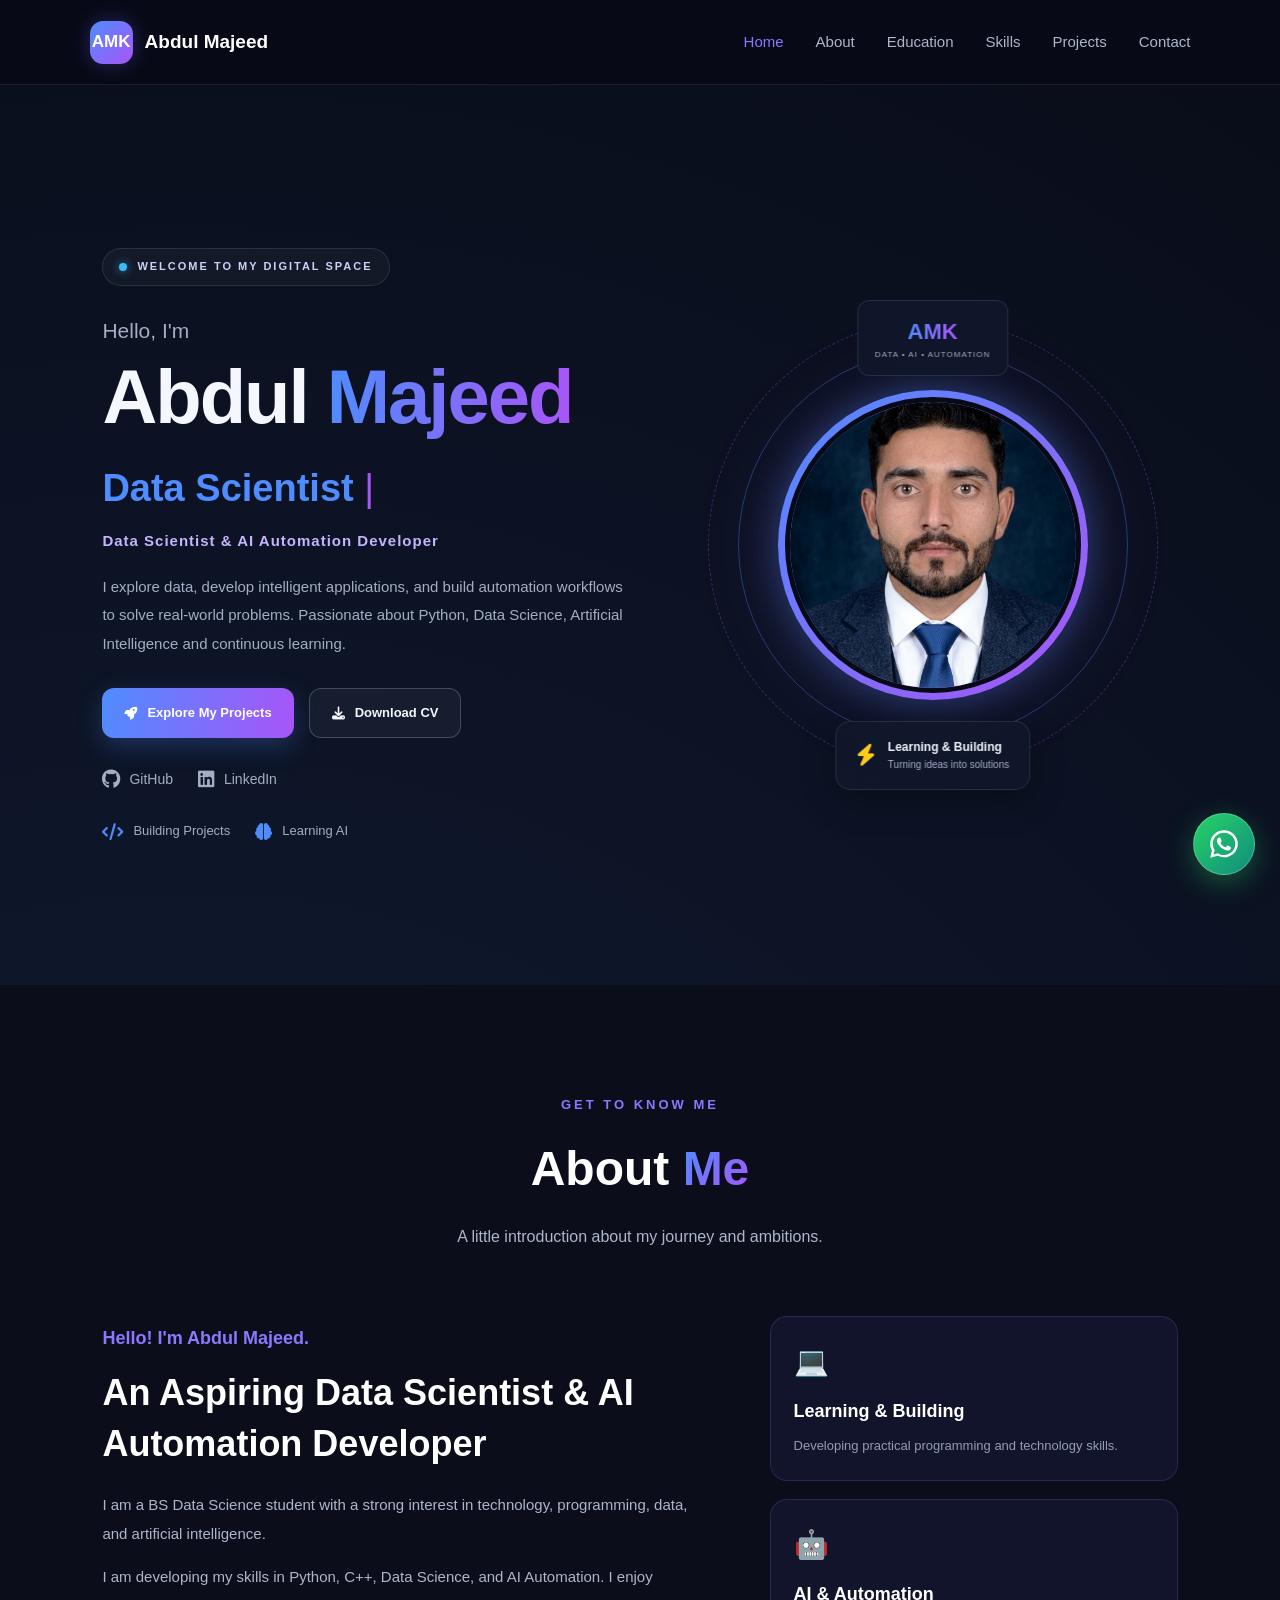
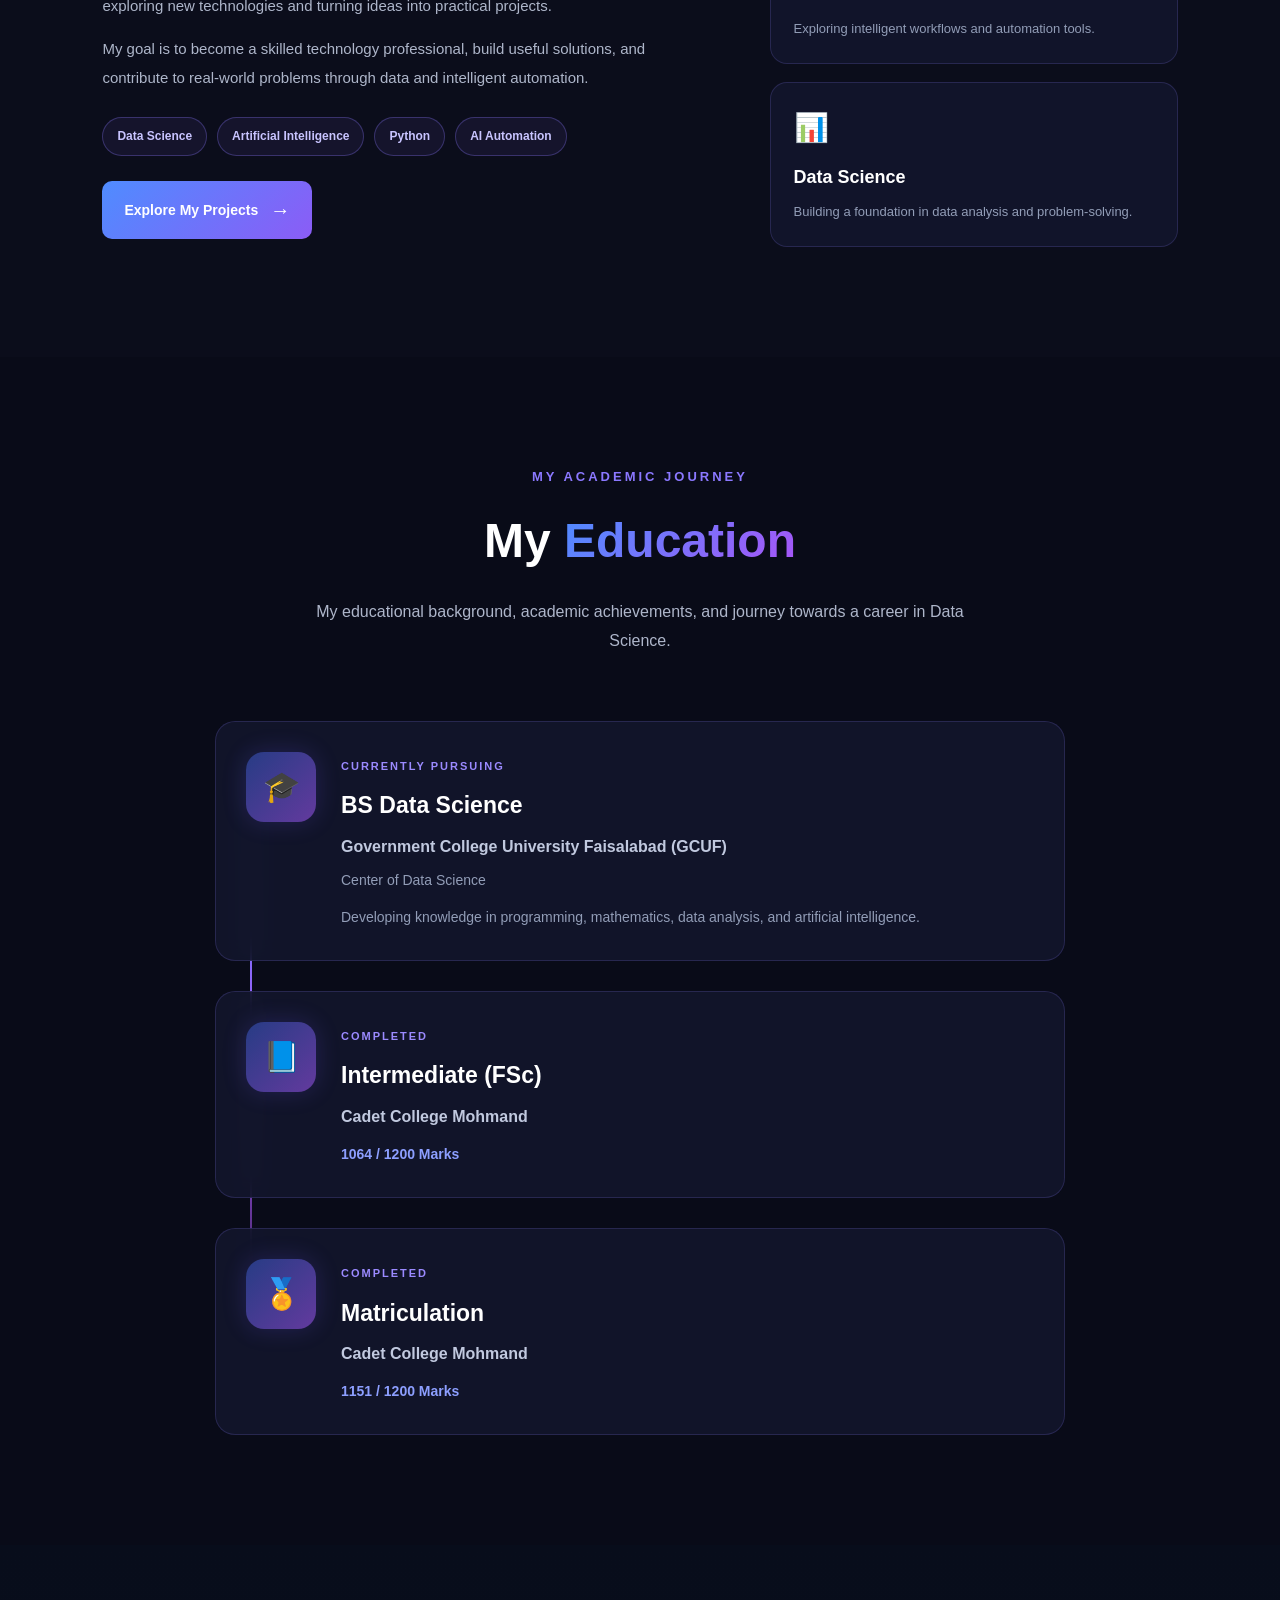
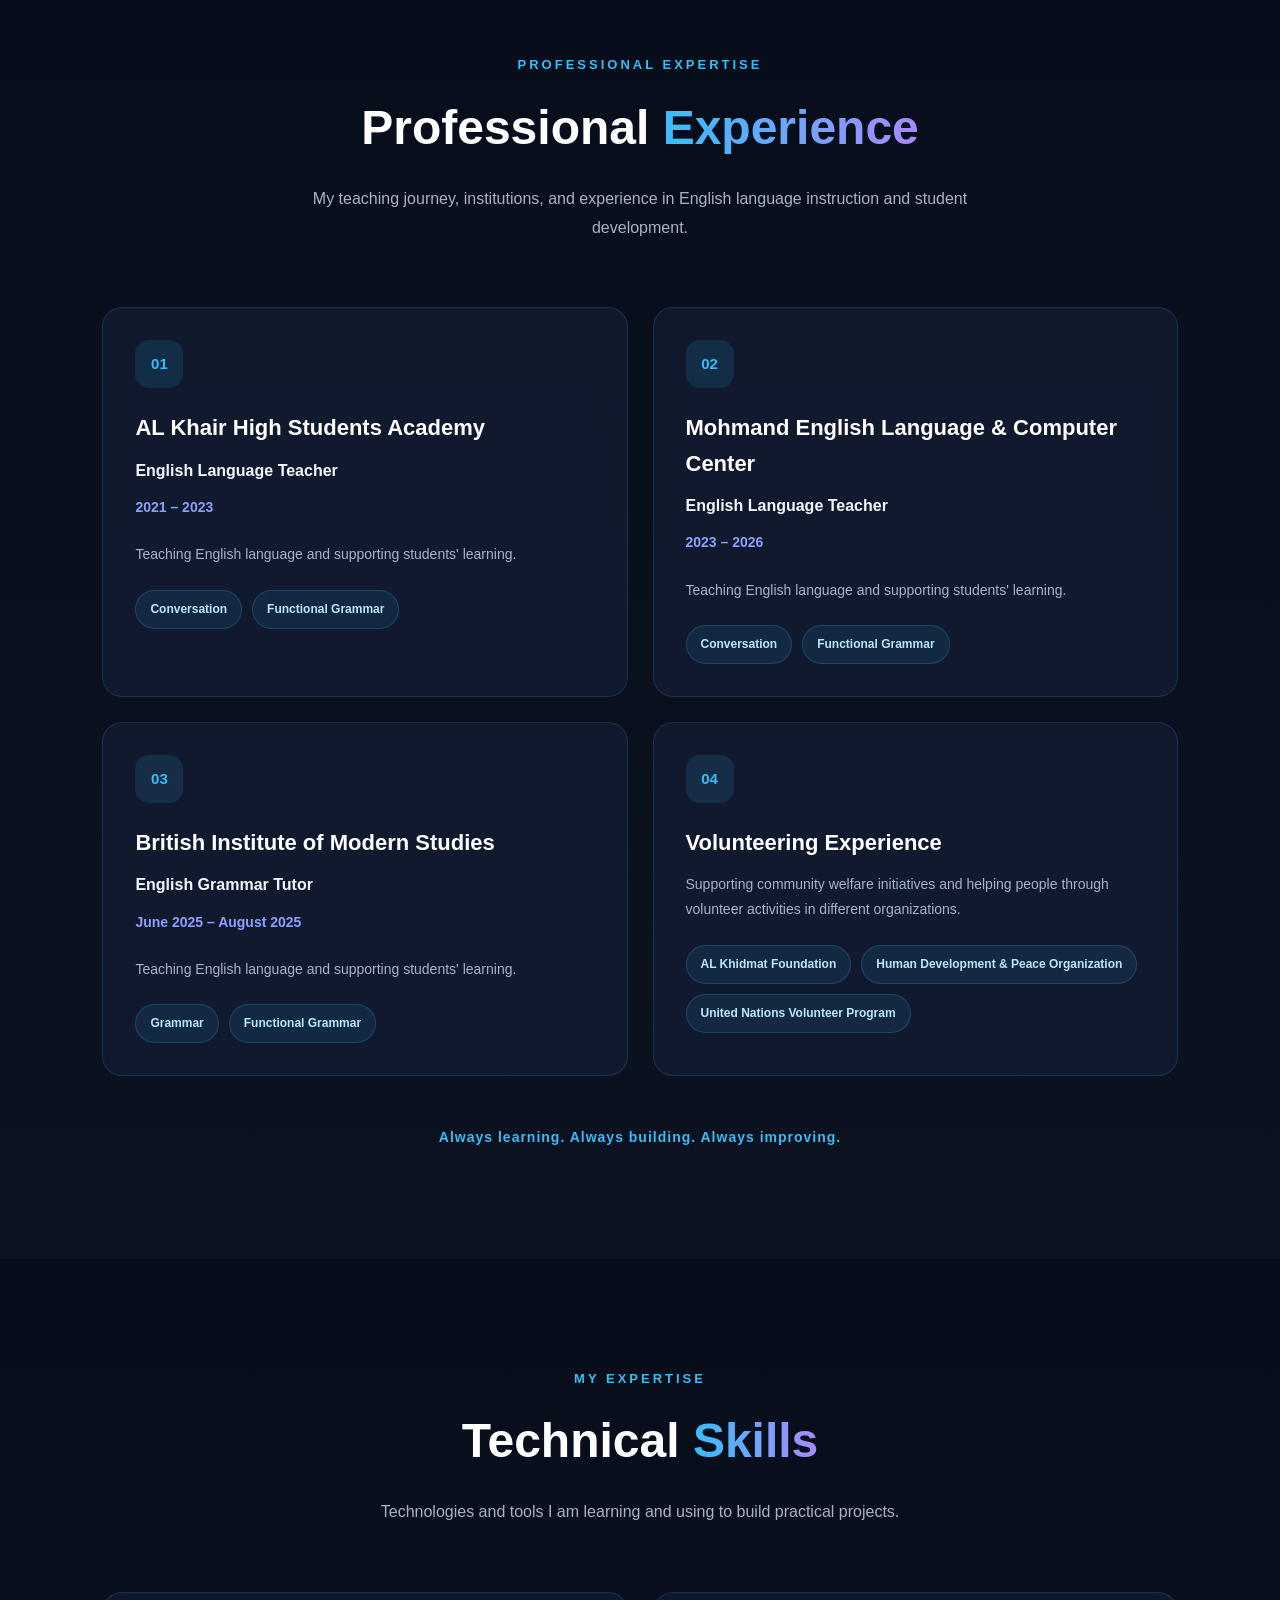
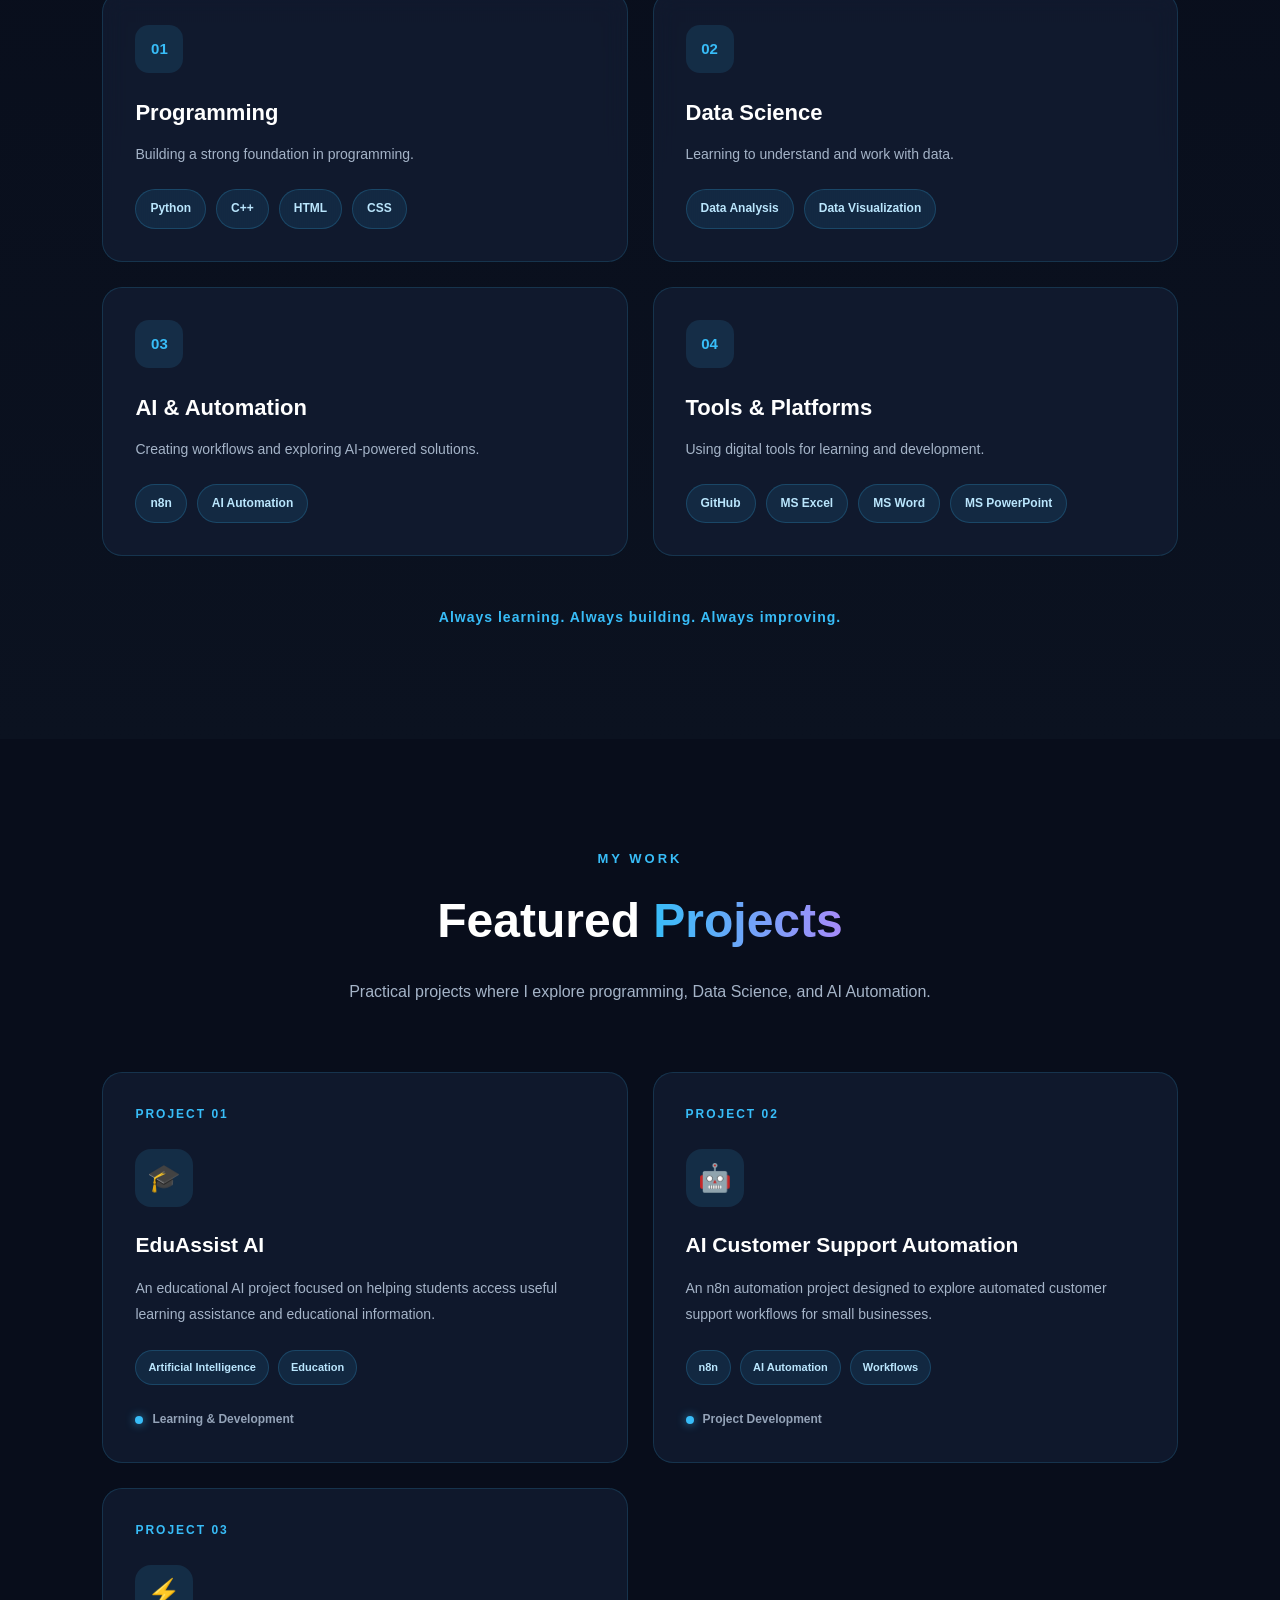
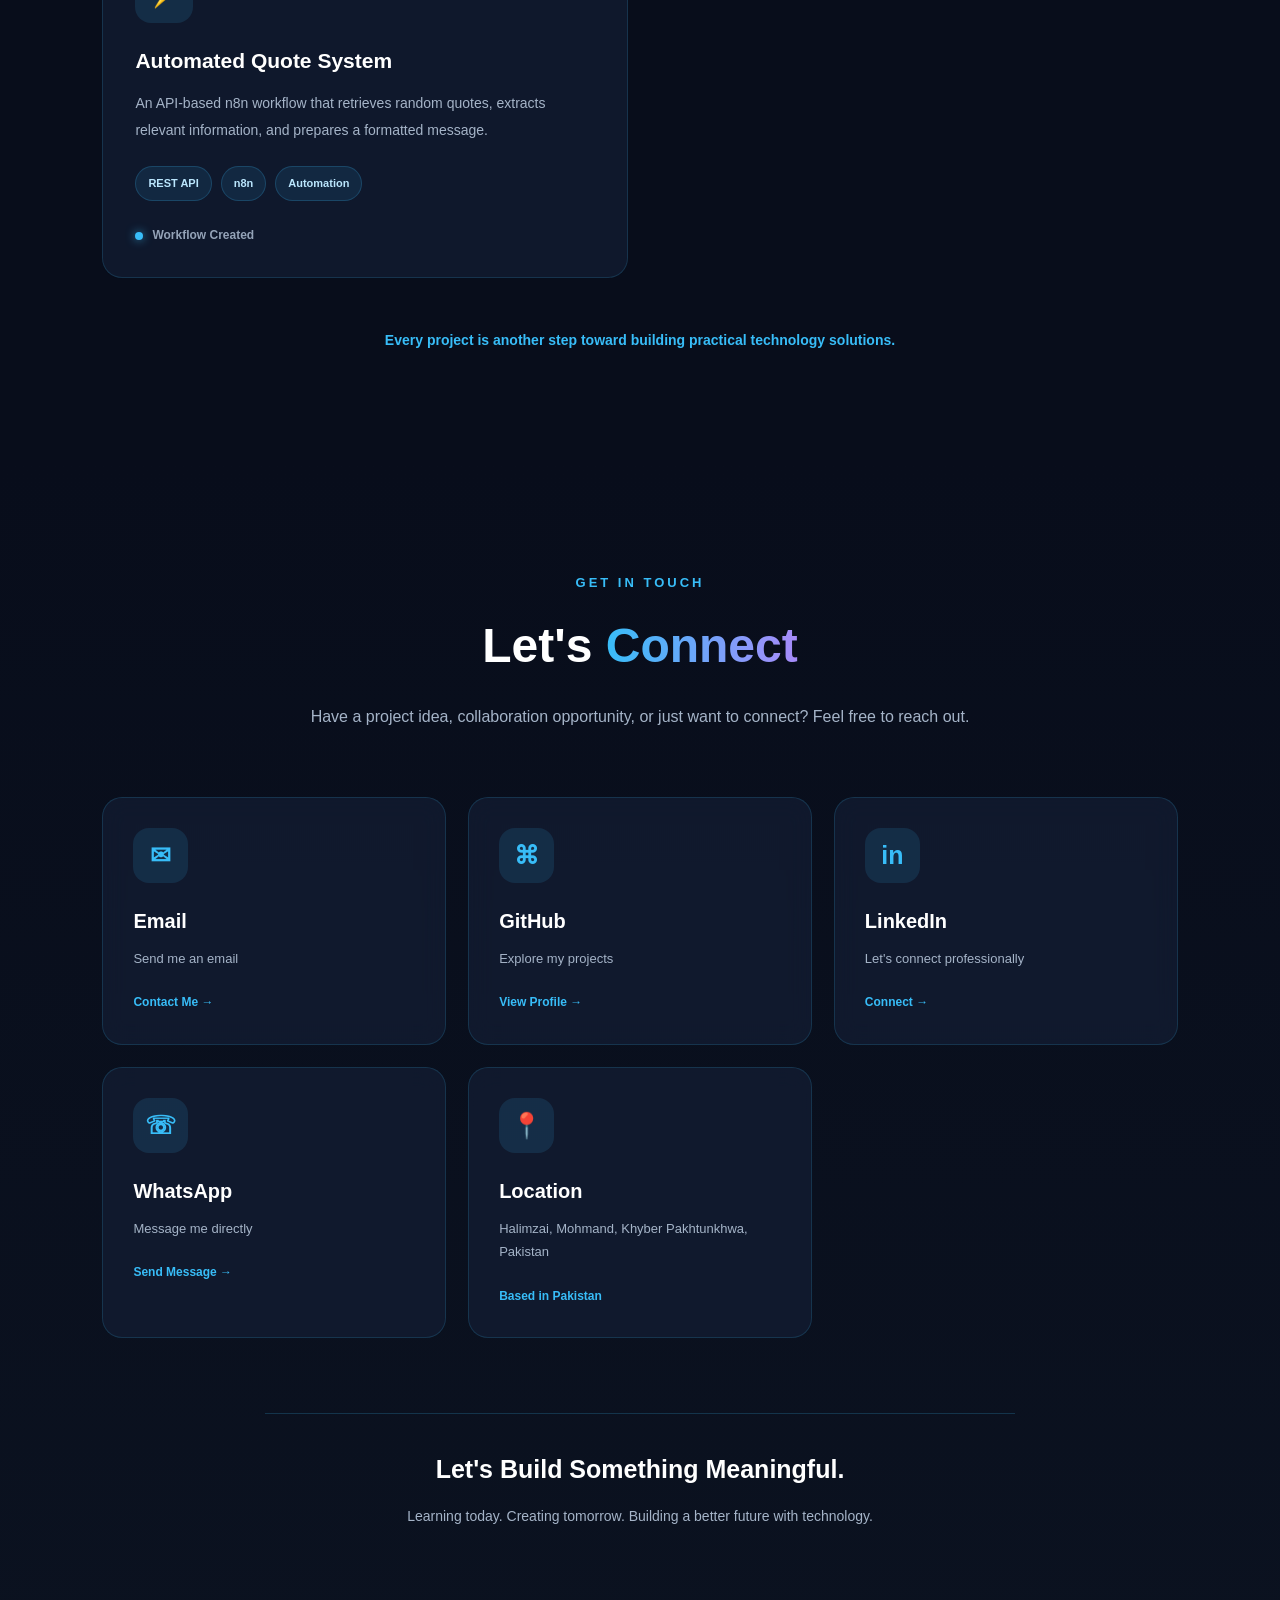
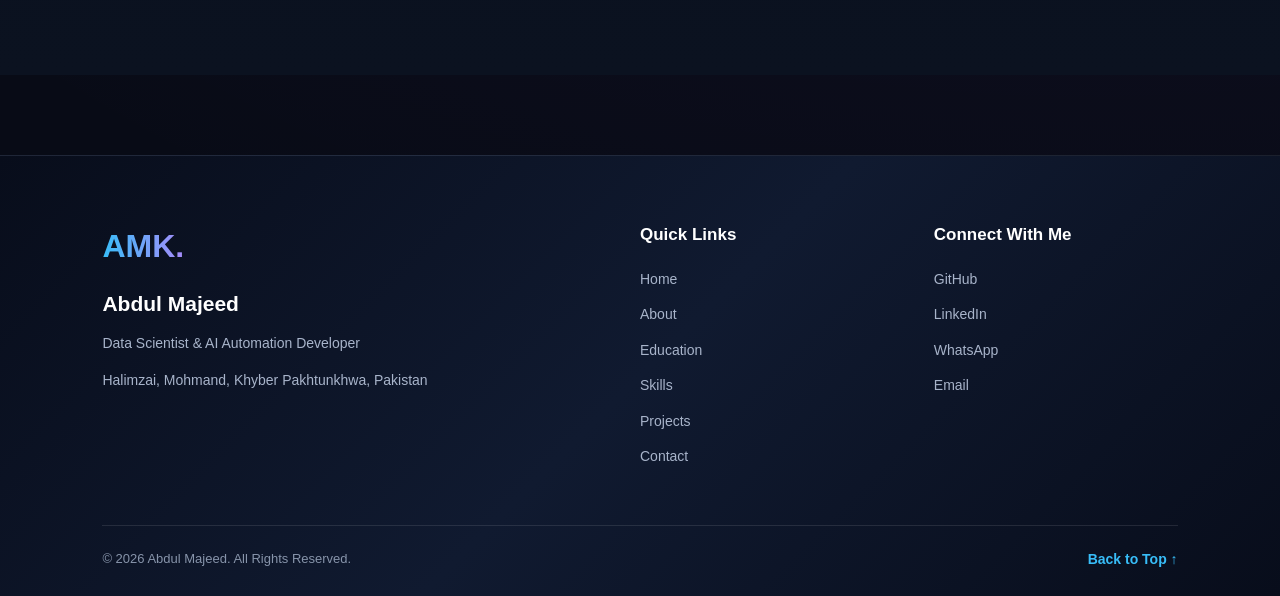
<file: index.html>
<!DOCTYPE html>
<html lang="en">

<head>
    <!-- Set character encoding -->
    <meta charset="UTF-8">

    <!-- Enable responsive design on mobile devices -->
    <meta name="viewport" content="width=device-width, initial-scale=1.0">

    <!-- Website description for search engines -->
    <meta name="description" content="Abdul Majeed - Data Scientist and AI Automation Developer">

    <!-- Browser tab title -->
    <title>Abdul Majeed | Data Scientist & AI Automation Developer</title>

    <!-- Connect the external CSS stylesheet -->
    <link rel="stylesheet" href="style.css">

    <!-- Load Font Awesome icons -->
    <link rel="stylesheet"
    href="https://cdnjs.cloudflare.com/ajax/libs/font-awesome/6.5.2/css/all.min.css">
</head>

<body>

    <!-- =========================================
         PREMIUM HERO SECTION
    ========================================== -->

    
<!-- ========================================================
     PREMIUM NAVIGATION BAR
     ======================================================== -->
    
<nav class="navbar" id="navbar">

    <!-- Logo and personal brand -->
    <a href="#home" class="nav-logo">
        <span class="logo-mark">AMK</span>
        <span class="logo-name">Abdul Majeed</span>
    </a>

    <!-- Main navigation links -->
    <div class="nav-links" id="navLinks">

        <a href="#home" class="nav-link active">Home</a>

        <a href="#about" class="nav-link">About</a>

        <a href="#education" class="nav-link">Education</a>

        <a href="#skills" class="nav-link">Skills</a>

        <a href="#projects" class="nav-link">Projects</a>

        <a href="#contact" class="nav-link">Contact</a>

    </div>

    <!-- Mobile menu button -->
    <button
        class="menu-toggle"
        id="menuToggle"
        aria-label="Open navigation menu"
        aria-expanded="false"
    >
        <span></span>
        <span></span>
        <span></span>
    </button>

</nav>

<section class="hero" id="home">

        <!-- LEFT SIDE: INTRODUCTION -->
        <div class="hero-content">

            <!-- Welcome message and status indicator -->
            <p class="eyebrow">
                <span class="status-dot"></span>
                WELCOME TO MY DIGITAL SPACE
            </p>

            <!-- Greeting -->
            <p class="hero-greeting">Hello, I'm</p>

            <!-- Main heading -->
            <h1>Abdul <span>Majeed</span></h1>

            <!-- Animated professional title -->
            <h2 class="hero-title">
                <span id="typing">Data Scientist</span>
                <span class="typing-cursor">|</span>
            </h2>

            <!-- Professional role -->
            <p class="hero-role">
                Data Scientist & AI Automation Developer
            </p>

            <!-- Professional introduction -->
            <p class="intro">
                I explore data, develop intelligent applications,
                and build automation workflows to solve real-world
                problems. Passionate about Python, Data Science,
                Artificial Intelligence and continuous learning.
            </p>

            <!-- Main action buttons -->
            <div class="hero-buttons">

                <!-- Navigate to projects -->
                <a href="#projects" class="btn primary">
                    <i class="fas fa-rocket"></i>
                    Explore My Projects
                </a>

                <!-- Download CV -->
                <a href="assets/Abdul_Majeed_CV.pdf"
                   download class="btn secondary">
                    <i class="fas fa-download"></i>
                    Download CV
                </a>

            </div>

            <!-- Social media links -->
            <div class="social-links">

                <!-- GitHub profile -->
                <a href="https://github.com/abdulmajeed147"
                   target="_blank" rel="noopener noreferrer"
                   aria-label="GitHub">
                    <i class="fab fa-github"></i>
                    GitHub
                </a>

                <!-- LinkedIn profile -->
                <a href="https://www.linkedin.com/in/abdul-majeed-724710310/"
                   target="_blank" rel="noopener noreferrer"
                   aria-label="LinkedIn">
                    <i class="fab fa-linkedin"></i>
                    LinkedIn
                </a>

            </div>

            <!-- Professional highlights -->
            <div class="hero-highlights">

                <!-- Project development highlight -->
                <div>
                    <i class="fas fa-code"></i>
                    <span>Building Projects</span>
                </div>

                <!-- AI learning highlight -->
                <div>
                    <i class="fas fa-brain"></i>
                    <span>Learning AI</span>
                </div>

            </div>

        </div>

        <!-- RIGHT SIDE: PROFILE VISUAL -->
        <div class="hero-visual">

            <!-- Decorative circular orbit effects -->
            <div class="orbit orbit-one"></div>
            <div class="orbit orbit-two"></div>

            <!-- Actual profile picture -->
            <div class="profile-avatar">
                <img
                    src="assets/Abdul_Majeed_Pro_pic.jpg"
                    alt="Abdul Majeed - Data Scientist and AI Automation Developer">
            </div>

            <!-- Floating information card -->
            <div class="floating-card">
                <i class="fas fa-bolt"></i>
                <div>
                    <strong>Learning & Building</strong>
                    <small>Turning ideas into solutions</small>
                </div>
            </div>

            <!-- Decorative identity card -->
            <div class="visual-tag">
                <span>AMK</span>
                <small>DATA • AI • AUTOMATION</small>
            </div>

        </div>

    </section>

    <!-- =========================================
         END OF HERO SECTION
    ========================================== -->

    <!-- Load JavaScript interactions -->
    <script src="script.js"></script>


<!-- ========================================================
     EDUCATION SECTION
     ======================================================== -->

<!-- ========================================================
     ABOUT ME SECTION
     ======================================================== -->
<section class="about-section" id="about">

    <!-- About section heading -->
    <div class="section-heading">

        <p class="section-eyebrow">GET TO KNOW ME</p>

        <h2>About <span>Me</span></h2>

        <p>A little introduction about my journey and ambitions.</p>

    </div>

    <!-- About section content -->
    <div class="about-container">

        <!-- Personal introduction -->
        <div class="about-content">

            <p class="about-greeting">
                Hello! I'm Abdul Majeed.
            </p>

            <h3>
                An Aspiring Data Scientist
                & AI Automation Developer
            </h3>

            <p class="about-description">
                I am a BS Data Science student with a strong
                interest in technology, programming, data,
                and artificial intelligence.
            </p>

            <p class="about-description">
                I am developing my skills in Python, C++,
                Data Science, and AI Automation. I enjoy
                exploring new technologies and turning
                ideas into practical projects.
            </p>

            <p class="about-description">
                My goal is to become a skilled technology
                professional, build useful solutions, and
                contribute to real-world problems through
                data and intelligent automation.
            </p>

            <!-- Personal interests -->
            <div class="about-interests">

                <span>Data Science</span>
                <span>Artificial Intelligence</span>
                <span>Python</span>
                <span>AI Automation</span>

            </div>

            <!-- About section button -->
            <a href="#projects" class="about-button">
                Explore My Projects
                <span>→</span>
            </a>

        </div>

        <!-- About highlights -->
        <div class="about-highlights">

            <div class="highlight-card">
                <span class="highlight-icon">💻</span>
                <h4>Learning & Building</h4>
                <p>Developing practical programming and technology skills.</p>
            </div>

            <div class="highlight-card">
                <span class="highlight-icon">🤖</span>
                <h4>AI & Automation</h4>
                <p>Exploring intelligent workflows and automation tools.</p>
            </div>

            <div class="highlight-card">
                <span class="highlight-icon">📊</span>
                <h4>Data Science</h4>
                <p>Building a foundation in data analysis and problem-solving.</p>
            </div>

        </div>

    </div>

</section>

<section class="education-section" id="education">

    <!-- Education section heading -->
    <div class="section-heading">

        <p class="section-eyebrow">MY ACADEMIC JOURNEY</p>

        <h2>My <span>Education</span></h2>

        <p>
            My educational background, academic achievements,
            and journey towards a career in Data Science.
        </p>

    </div>

    <!-- All educational qualifications in one timeline -->
    <div class="education-timeline">

        <!-- University education -->
        <div class="education-card">

            <div class="education-icon">🎓</div>

            <div class="education-details">

                <span class="education-status">
                    CURRENTLY PURSUING
                </span>

                <h3>BS Data Science</h3>

                <h4>
                    Government College University Faisalabad (GCUF)
                </h4>

                <p>Center of Data Science</p>

                <p class="education-description">
                    Developing knowledge in programming,
                    mathematics, data analysis, and artificial
                    intelligence.
                </p>

            </div>

        </div>

        <!-- Intermediate education -->
        <div class="education-card">

            <div class="education-icon">📘</div>

            <div class="education-details">

                <span class="education-status">COMPLETED</span>

                <h3>Intermediate (FSc)</h3>

                <h4>Cadet College Mohmand</h4>

                <p class="education-marks">
                    1064 / 1200 Marks
                </p>

            </div>

        </div>

        <!-- Matriculation education -->
        <div class="education-card">

            <div class="education-icon">🏅</div>

            <div class="education-details">

                <span class="education-status">COMPLETED</span>

                <h3>Matriculation</h3>

                <h4>Cadet College Mohmand</h4>

                <p class="education-marks">
                    1151 / 1200 Marks
                </p>

            </div>

        </div>

    </div>

</section>


<!-- =========================================================
     MY OTHER WORK EXPERIENCE
     ========================================================= -->

<section class="skills-section" id="skills">

    <!-- Section heading -->
    <div class="section-heading">
        <p class="section-eyebrow">PROFESSIONAL EXPERTISE</p>
        <h2>Professional <span>Experience</span></h2>
        <p>
            My teaching journey, institutions, and experience in English language instruction and student development.
        </p>
    </div>

    <!-- Skills container -->
    <div class="skills-container">

        <!-- AL Khair High Students Academy -->
        <div class="skill-card">
            <div class="skill-icon">01</div>
            <h3>AL Khair High Students Academy</h3>
            <h4>English Language Teacher</h4>
            <p class="education-marks">
                    2021 – 2023
            </p>
             <p>Teaching English language and supporting students' learning.</p>
            <div class="skill-tags">
                <span>Conversation</span>
                <span>Functional Grammar</span>
            </div>
        </div>

        <!-- Mohmand English Language & Computer Center-->
        <div class="skill-card">
            <div class="skill-icon">02</div>
            <h3>Mohmand English Language & Computer Center</h3>
            <h4>English Language Teacher</h4>
            <p class="education-marks">
                    2023 – 2026
            </p>
             <p>Teaching English language and supporting students' learning.</p>
            <div class="skill-tags">
                <span>Conversation</span>
                <span>Functional Grammar</span>
            </div>
        </div>

        <!-- British Institute of Modern Studies -->
        <div class="skill-card">
            <div class="skill-icon">03</div>
            <h3>British Institute of Modern Studies</h3>
            <h4>English Grammar Tutor</h4>
            <p class="education-marks">
                   June 2025 – August 2025
            </p>
             <p>Teaching English language and supporting students' learning.</p>
            <div class="skill-tags">
                <span>Grammar</span>
                <span>Functional Grammar</span>
            </div>
        </div>

        <!-- Volunteering Work Experience-->
        <div class="skill-card">
            <div class="skill-icon">04</div>
            <h3>Volunteering Experience</h3>
            <p>Supporting community welfare initiatives and helping people through volunteer activities in different organizations.</p>

            <div class="skill-tags">
                <span>AL Khidmat Foundation</span>
                <span>Human Development & Peace Organization</span>
                <span>United Nations Volunteer Program</span>
            </div>
        </div>

    </div>

    <!-- Learning statement -->
    <p class="skills-note">
        Always learning. Always building. Always improving.
    </p>

</section>

    <!-- =========================================================
     PREMIUM SKILLS SECTION
     ========================================================= -->

<section class="skills-section" id="skills">

    <!-- Section heading -->
    <div class="section-heading">
        <p class="section-eyebrow">MY EXPERTISE</p>
        <h2>Technical <span>Skills</span></h2>
        <p>
            Technologies and tools I am learning and using
            to build practical projects.
        </p>
    </div>

    <!-- Skills container -->
    <div class="skills-container">

        <!-- Programming skills -->
        <div class="skill-card">
            <div class="skill-icon">01</div>
            <h3>Programming</h3>
            <p>Building a strong foundation in programming.</p>

            <div class="skill-tags">
                <span>Python</span>
                <span>C++</span>
                <span>HTML</span>
                <span>CSS</span>
            </div>
        </div>

        <!-- Data Science skills -->
        <div class="skill-card">
            <div class="skill-icon">02</div>
            <h3>Data Science</h3>
            <p>Learning to understand and work with data.</p>

            <div class="skill-tags">
                <span>Data Analysis</span>
                <span>Data Visualization</span>
            </div>
        </div>

        <!-- AI and Automation skills -->
        <div class="skill-card">
            <div class="skill-icon">03</div>
            <h3>AI & Automation</h3>
            <p>Creating workflows and exploring AI-powered solutions.</p>

            <div class="skill-tags">
                <span>n8n</span>
                <span>AI Automation</span>
            </div>
        </div>

        <!-- Tools and platforms -->
        <div class="skill-card">
            <div class="skill-icon">04</div>
            <h3>Tools & Platforms</h3>
            <p>Using digital tools for learning and development.</p>

            <div class="skill-tags">
                <span>GitHub</span>
                <span>MS Excel</span>
                <span>MS Word</span>
                <span>MS PowerPoint</span>
            </div>
        </div>

    </div>

    <!-- Learning statement -->
    <p class="skills-note">
        Always learning. Always building. Always improving.
    </p>

</section>


<!-- =========================================================
     PREMIUM PROJECTS SECTION
     ========================================================= -->

<section class="projects-section" id="projects">

    <!-- Section heading -->
    <div class="section-heading">
        <p class="section-eyebrow">MY WORK</p>

        <h2>Featured <span>Projects</span></h2>

        <p>
            Practical projects where I explore programming,
            Data Science, and AI Automation.
        </p>
    </div>

    <!-- Projects container -->
    <div class="projects-container">

        <!-- Project 1: EduAssist AI -->
        <div class="project-card">

            <div class="project-number">PROJECT 01</div>

            <div class="project-icon">🎓</div>

            <h3>EduAssist AI</h3>

            <p>
                An educational AI project focused on helping
                students access useful learning assistance
                and educational information.
            </p>

            <div class="project-tags">
                <span>Artificial Intelligence</span>
                <span>Education</span>
            </div>

            <div class="project-status">
                <span class="status-dot"></span>
                Learning & Development
            </div>

        </div>

        <!-- Project 2: AI Customer Support Automation -->
        <div class="project-card">

            <div class="project-number">PROJECT 02</div>

            <div class="project-icon">🤖</div>

            <h3>AI Customer Support Automation</h3>

            <p>
                An n8n automation project designed to explore
                automated customer support workflows
                for small businesses.
            </p>

            <div class="project-tags">
                <span>n8n</span>
                <span>AI Automation</span>
                <span>Workflows</span>
            </div>

            <div class="project-status">
                <span class="status-dot"></span>
                Project Development
            </div>

        </div>

        <!-- Project 3: Automated Quote System -->
        <div class="project-card">

            <div class="project-number">PROJECT 03</div>

            <div class="project-icon">⚡</div>

            <h3>Automated Quote System</h3>

            <p>
                An API-based n8n workflow that retrieves
                random quotes, extracts relevant information,
                and prepares a formatted message.
            </p>

            <div class="project-tags">
                <span>REST API</span>
                <span>n8n</span>
                <span>Automation</span>
            </div>

            <div class="project-status">
                <span class="status-dot"></span>
                Workflow Created
            </div>

        </div>

    </div>

    <!-- Projects closing statement -->
    <p class="projects-note">
        Every project is another step toward building
        practical technology solutions.
    </p>

</section>


<!-- =========================================================
     PREMIUM CONTACT SECTION
     ========================================================= -->

<section class="contact-section" id="contact">

    <!-- Contact heading -->
    <div class="section-heading">
        <p class="section-eyebrow">GET IN TOUCH</p>

        <h2>Let's <span>Connect</span></h2>

        <p>
            Have a project idea, collaboration opportunity,
            or just want to connect? Feel free to reach out.
        </p>
    </div>

    <!-- Contact cards container -->
    <div class="contact-container">

        <!-- Email contact -->
        <a href="mailto:abdulmajeed147@gmail.com"
           class="contact-card">

            <div class="contact-icon">✉</div>
            <h3>Email</h3>
            <p>Send me an email</p>
            <span class="contact-action">Contact Me →</span>

        </a>

        <!-- GitHub contact -->
        <a href="https://github.com/abdulmajeed147"
           class="contact-card"
           target="_blank"
           rel="noopener noreferrer">

            <div class="contact-icon">⌘</div>
            <h3>GitHub</h3>
            <p>Explore my projects</p>
            <span class="contact-action">View Profile →</span>

        </a>

        <!-- LinkedIn contact -->
        <a href="https://www.linkedin.com/in/abdul-majeed-724710310/"
           class="contact-card"
           target="_blank"
           rel="noopener noreferrer">

            <div class="contact-icon">in</div>
            <h3>LinkedIn</h3>
            <p>Let's connect professionally</p>
            <span class="contact-action">Connect →</span>

        </a>

        <!-- WhatsApp contact -->
        <a href="https://wa.me/923423309715"
           class="contact-card"
           target="_blank"
           rel="noopener noreferrer">

            <div class="contact-icon">☏</div>
            <h3>WhatsApp</h3>
            <p>Message me directly</p>
            <span class="contact-action">Send Message →</span>

        </a>

        <!-- Location information -->
        <div class="contact-card location-card">

            <div class="contact-icon">📍</div>
            <h3>Location</h3>
            <p>
                Halimzai, Mohmand,
                Khyber Pakhtunkhwa, Pakistan
            </p>
            <span class="contact-action">Based in Pakistan</span>

        </div>

    </div>

    <!-- Closing message -->
    <div class="contact-message">

        <h3>Let's Build Something Meaningful.</h3>

        <p>
            Learning today. Creating tomorrow.
            Building a better future with technology.
        </p>

    </div>

</section>


    <!-- FLOATING WHATSAPP BUTTON -->
    <!-- Opens Abdul Majeed's WhatsApp chat in a new tab. -->
    <a
        href="https://wa.me/923423309715"
        class="floating-whatsapp"
        target="_blank"
        rel="noopener noreferrer"
        aria-label="Chat with me on WhatsApp"
        title="Chat with me on WhatsApp"
    >

        <!-- Official-style WhatsApp speech bubble icon (SVG). -->
        <svg
            viewBox="0 0 32 32"
            xmlns="http://www.w3.org/2000/svg"
            aria-hidden="true"
        >
            <path
                fill="currentColor"
                d="M16 3C8.83 3 3 8.76 3 15.86
                c0 2.28.61 4.42 1.68 6.28L3 29l7.08-1.84
                a13.1 13.1 0 0 0 5.92 1.4
                c7.17 0 13-5.76 13-12.86
                C29 8.76 23.17 3 16 3zm0 23.39
                c-1.87 0-3.7-.5-5.3-1.46l-.38-.22
                -4.2 1.09 1.12-4.07-.25-.4
                a10.7 10.7 0 0 1-1.64-5.47
                C5.35 9.98 10.12 5.3 16 5.3
                c5.88 0 10.65 4.68 10.65 10.56
                0 5.87-4.77 10.53-10.65 10.53zm5.85-7.9
                c-.32-.16-1.9-.93-2.2-1.04
                -.3-.11-.52-.16-.74.16
                -.22.32-.84 1.04-1.03 1.26
                -.19.22-.38.24-.7.08
                -.32-.16-1.35-.49-2.57-1.55
                -.95-.83-1.59-1.86-1.78-2.18
                -.19-.32-.02-.49.14-.65
                .15-.15.32-.38.48-.57
                .16-.19.21-.32.32-.54
                .11-.22.05-.41-.03-.57
                -.08-.16-.73-1.74-1-2.38
                -.27-.63-.54-.54-.73-.55
                h-.62c-.22 0-.57.08-.87.41
                -.3.33-1.14 1.11-1.14 2.69
                0 1.58 1.17 3.1 1.33 3.31
                .16.22 2.3 3.5 5.57 4.91
                .78.34 1.39.55 1.86.7
                .78.25 1.49.22 2.05.13
                .63-.09 1.9-.77 2.17-1.52
                .27-.75.27-1.39.19-1.52
                -.08-.14-.3-.22-.62-.38z"
            />
        </svg>

    </a>
    

    <!-- PREMIUM PORTFOLIO FOOTER -->
    <footer class="premium-footer">

        <!-- Main footer content -->
        <div class="footer-container">

            <!-- Personal branding -->
            <div class="footer-brand">
                <a href="#home" class="footer-logo">AMK.</a>

                <h3>Abdul Majeed</h3>

                <p>
                    Data Scientist &amp; AI Automation Developer
                </p>

                <p class="footer-location">
                    Halimzai, Mohmand, Khyber Pakhtunkhwa, Pakistan
                </p>
            </div>

            <!-- Quick navigation links -->
            <div class="footer-links">
                <h4>Quick Links</h4>

                <a href="#home">Home</a>
                <a href="#about">About</a>
                <a href="#education">Education</a>
                <a href="#skills">Skills</a>
                <a href="#projects">Projects</a>
                <a href="#contact">Contact</a>
            </div>

            <!-- Social media and contact links -->
            <div class="footer-social">
                <h4>Connect With Me</h4>

                <a
                    href="https://github.com/abdulmajeed147"
                    target="_blank"
                    rel="noopener noreferrer"
                >
                    GitHub
                </a>

                <a
                    href="https://www.linkedin.com/in/abdul-majeed-724710310/"
                    target="_blank"
                    rel="noopener noreferrer"
                >
                    LinkedIn
                </a>

                <a
                    href="https://wa.me/923423309715"
                    target="_blank"
                    rel="noopener noreferrer"
                >
                    WhatsApp
                </a>

                <a href="mailto:abdulmajeed147@gmail.com">
                    Email
                </a>
            </div>

        </div>

        <!-- Footer bottom copyright area -->
        <div class="footer-bottom">

            <p>
                &copy; <span id="currentYear">2026</span>
                Abdul Majeed. All Rights Reserved.
            </p>

            <!-- Back to top navigation -->
            <a href="#home" class="back-to-top">
                Back to Top ↑
            </a>

        </div>

    </footer>
    
</body>
</html>
</file>
<file: style.css>
/* ============================================================
   GLOBAL DESIGN VARIABLES
============================================================ */

:root {
    --background: #080b16;
    --surface: #11182b;
    --primary: #4f8cff;
    --secondary: #a855f7;
    --text: #f5f7ff;
    --muted: #a4adc4;
    --border: rgba(255, 255, 255, 0.10);
}

/* ============================================================
   GLOBAL RESET AND PAGE BACKGROUND
============================================================ */

* {
    margin: 0;
    padding: 0;
    box-sizing: border-box;
}

html {
    scroll-behavior: smooth;
}

body {
    min-height: 100vh;
    font-family: 'Poppins', sans-serif;
    color: var(--text);
    background:
        radial-gradient(circle at 15% 20%, rgba(79, 140, 255, 0.13), transparent 32%),
        radial-gradient(circle at 85% 75%, rgba(168, 85, 247, 0.12), transparent 30%),
        var(--background);
    overflow-x: hidden;
    line-height: 1.6;
}

/* ============================================================
   LINKS AND IMAGES
============================================================ */

a {
    color: inherit;
    text-decoration: none;
}

img {
    display: block;
    max-width: 100%;
}

/* ============================================================
   HERO MAIN LAYOUT
============================================================ */

.hero {
    width: 100%;
    min-height: 100vh;
    max-width: 1450px;
    margin: auto;
    padding: 100px 8% 80px;
    display: flex;
    align-items: center;
    justify-content: space-between;
    gap: 60px;
    position: relative;
}

/* ============================================================
   LEFT INTRODUCTION CONTENT
============================================================ */

.hero-content {
    flex: 1;
    max-width: 650px;
    position: relative;
    z-index: 2;
}

.eyebrow {
    display: inline-flex;
    align-items: center;
    gap: 10px;
    padding: 9px 16px;
    margin-bottom: 28px;
    border: 1px solid var(--border);
    border-radius: 30px;
    background: rgba(255, 255, 255, 0.035);
    color: #c7d4f5;
    font-size: 11px;
    font-weight: 600;
    letter-spacing: 2px;
}

.status-dot {
    width: 8px;
    height: 8px;
    display: inline-block;
    border-radius: 50%;
    background: #42e6a4;
    box-shadow: 0 0 12px #42e6a4;
    animation: pulse 2s infinite;
}

.hero-greeting {
    color: var(--muted);
    font-size: 21px;
    margin-bottom: 5px;
}

.hero h1 {
    font-size: clamp(45px, 6vw, 76px);
    font-weight: 800;
    line-height: 1.15;
    letter-spacing: -2px;
}

.hero h1 span {
    background: linear-gradient(90deg, var(--primary), var(--secondary));
    -webkit-background-clip: text;
    background-clip: text;
    color: transparent;
}

.hero-title {
    margin-top: 18px;
    margin-bottom: 10px;
    font-size: clamp(24px, 3.2vw, 38px);
    font-weight: 700;
    color: var(--primary);
}

.typing-cursor {
    color: var(--secondary);
    font-weight: 400;
    animation: blink 0.8s infinite;
}

.hero-role {
    font-size: 15px;
    font-weight: 600;
    color: #c4b5fd;
    letter-spacing: 1px;
    margin-bottom: 20px;
}

.intro {
    max-width: 570px;
    color: var(--muted);
    font-size: 15px;
    line-height: 1.9;
    margin-bottom: 30px;
}

/* ============================================================
   HERO BUTTONS
============================================================ */

.hero-buttons {
    display: flex;
    align-items: center;
    flex-wrap: wrap;
    gap: 15px;
    margin-bottom: 30px;
}

.btn {
    min-height: 50px;
    padding: 13px 22px;
    display: inline-flex;
    align-items: center;
    justify-content: center;
    gap: 10px;
    border-radius: 12px;
    font-size: 13px;
    font-weight: 600;
    transition: 0.3s ease;
}

.btn.primary {
    background: linear-gradient(100deg, var(--primary), var(--secondary));
    color: white;
    box-shadow: 0 8px 25px rgba(79, 140, 255, 0.25);
}

.btn.secondary {
    border: 1px solid rgba(255, 255, 255, 0.2);
    background: rgba(255, 255, 255, 0.04);
    color: var(--text);
}

.btn:hover {
    transform: translateY(-4px);
}

.btn.primary:hover {
    box-shadow: 0 12px 35px rgba(79, 140, 255, 0.4);
}

.btn.secondary:hover {
    border-color: var(--primary);
    background: rgba(79, 140, 255, 0.12);
}

/* ============================================================
   SOCIAL LINKS AND HIGHLIGHTS
============================================================ */

.social-links {
    display: flex;
    align-items: center;
    gap: 25px;
    margin-bottom: 30px;
}

.social-links a {
    display: inline-flex;
    align-items: center;
    gap: 9px;
    color: var(--muted);
    font-size: 14px;
    font-weight: 500;
    transition: 0.3s ease;
}

.social-links a i {
    font-size: 19px;
}

.social-links a:hover {
    color: var(--primary);
    transform: translateY(-3px);
}

.hero-highlights {
    display: flex;
    flex-wrap: wrap;
    gap: 25px;
}

.hero-highlights div {
    display: flex;
    align-items: center;
    gap: 10px;
    color: var(--muted);
    font-size: 13px;
}

.hero-highlights i {
    color: var(--primary);
    font-size: 17px;
}

/* ============================================================
   RIGHT PROFILE VISUAL
============================================================ */

.hero-visual {
    flex: 1;
    min-width: 280px;
    max-width: 490px;
    height: 490px;
    display: flex;
    align-items: center;
    justify-content: center;
    position: relative;
}

/* ============================================================
   PROFILE PHOTO
============================================================ */

.profile-avatar {
    width: 310px;
    height: 310px;
    padding: 7px;
    border-radius: 50%;
    background: linear-gradient(135deg, var(--primary), var(--secondary));
    box-shadow:
        0 0 35px rgba(79, 140, 255, 0.35),
        0 0 85px rgba(168, 85, 247, 0.15);
    position: relative;
    z-index: 2;
}

.profile-avatar img {
    width: 100%;
    height: 100%;
    object-fit: cover;
    object-position: center;
    border-radius: 50%;
    border: 5px solid var(--background);
}

/* ============================================================
   DECORATIVE ORBIT CIRCLES
============================================================ */

.orbit {
    position: absolute;
    border-radius: 50%;
    pointer-events: none;
}

.orbit-one {
    width: 390px;
    height: 390px;
    border: 1px solid rgba(79, 140, 255, 0.35);
    animation: rotate 18s linear infinite;
}

.orbit-two {
    width: 450px;
    height: 450px;
    border: 1px dashed rgba(168, 85, 247, 0.35);
    animation: rotate-reverse 25s linear infinite;
}

/* ============================================================
   FLOATING INFORMATION BOXES
   Keep both boxes outside the face area.
============================================================ */

.floating-card {
    position: absolute;

    /* Center the Learning & Building card below the photo. */
    left: 50%;
    right: auto;
    top: auto;
    bottom: 0;

    transform: translateX(-50%);

    display: flex;
    align-items: center;
    gap: 13px;
    padding: 16px 20px;
    border: 1px solid var(--border);
    border-radius: 15px;
    background: rgba(17, 24, 43, 0.95);
    backdrop-filter: blur(15px);
    box-shadow: 0 10px 35px rgba(0, 0, 0, 0.3);
    z-index: 3;

    /* Animate vertically without changing the horizontal centering. */
    animation: float-card 4s ease-in-out infinite;
}

.floating-card > i {
    color: #facc15;
    font-size: 22px;
}

.floating-card strong {
    display: block;
    color: var(--text);
    font-size: 12px;
}

.floating-card small {
    display: block;
    color: var(--muted);
    font-size: 10px;
}

.visual-tag {
    position: absolute;

    /* Center the AM identity card above the photo. */
    left: 50%;
    right: auto;
    top: 0;
    bottom: auto;

    transform: translateX(-50%);

    padding: 13px 17px;
    display: flex;
    flex-direction: column;
    align-items: center;
    border: 1px solid var(--border);
    border-radius: 12px;
    background: rgba(17, 24, 43, 0.95);
    backdrop-filter: blur(12px);
    z-index: 3;
}

.visual-tag span {
    font-size: 22px;
    font-weight: 800;
    background: linear-gradient(90deg, var(--primary), var(--secondary));
    -webkit-background-clip: text;
    background-clip: text;
    color: transparent;
}

.visual-tag small {
    color: var(--muted);
    font-size: 8px;
    letter-spacing: 1px;
}

/* ============================================================
   ANIMATIONS
============================================================ */

@keyframes blink {
    50% { opacity: 0; }
}

@keyframes pulse {
    0%, 100% {
        opacity: 1;
        transform: scale(1);
    }
    50% {
        opacity: 0.5;
        transform: scale(0.8);
    }
}

/* This animation preserves the horizontal centering. */
@keyframes float-card {
    0%, 100% {
        transform: translate(-50%, 0);
    }
    50% {
        transform: translate(-50%, -8px);
    }
}

@keyframes rotate {
    from { transform: rotate(0deg); }
    to { transform: rotate(360deg); }
}

@keyframes rotate-reverse {
    from { transform: rotate(360deg); }
    to { transform: rotate(0deg); }
}

/* ============================================================
   TABLET RESPONSIVE DESIGN
============================================================ */

@media (max-width: 1000px) {
    .hero {
        padding-left: 5%;
        padding-right: 5%;
        gap: 30px;
    }

    .profile-avatar {
        width: 260px;
        height: 260px;
    }

    .orbit-one {
        width: 330px;
        height: 330px;
    }

    .orbit-two {
        width: 380px;
        height: 380px;
    }

    .hero-visual {
        height: 420px;
    }
}

/* ============================================================
   MOBILE RESPONSIVE DESIGN
============================================================ */

@media (max-width: 700px) {
    .hero {
        min-height: auto;
        padding: 85px 7% 70px;
        flex-direction: column;
        align-items: center;
        text-align: center;
        gap: 60px;
    }

    .hero-content {
        width: 100%;
    }

    .eyebrow {
        font-size: 9px;
        letter-spacing: 1px;
    }

    .hero-greeting {
        font-size: 17px;
    }

    .hero h1 {
        font-size: 48px;
        letter-spacing: -1px;
    }

    .hero-title {
        font-size: 25px;
    }

    .hero-role {
        font-size: 12px;
    }

    .intro {
        font-size: 13px;
        margin-left: auto;
        margin-right: auto;
    }

    .hero-buttons {
        justify-content: center;
    }

    .btn {
        font-size: 11px;
        padding: 12px 15px;
    }

    .social-links {
        justify-content: center;
    }

    .hero-highlights {
        justify-content: center;
    }

    .hero-visual {
        width: 100%;
        min-width: 0;
        height: 390px;
    }

    .profile-avatar {
        width: 230px;
        height: 230px;
    }

    .orbit-one {
        width: 290px;
        height: 290px;
    }

    .orbit-two {
        width: 330px;
        height: 330px;
    }

    /* Keep the AM card above the portrait. */
    .visual-tag {
        top: 0;
    }

    /* Keep the Learning card below the portrait. */
    .floating-card {
        bottom: 0;
        padding: 12px;
        max-width: 90%;
    }
}

/* ============================================================
   SMALL MOBILE SCREEN SUPPORT
============================================================ */

@media (max-width: 380px) {
    .hero {
        padding-left: 5%;
        padding-right: 5%;
    }

    .hero h1 {
        font-size: 41px;
    }

    .hero-title {
        font-size: 21px;
    }

    .profile-avatar {
        width: 200px;
        height: 200px;
    }

    .orbit-one {
        width: 250px;
        height: 250px;
    }

    .orbit-two {
        width: 285px;
        height: 285px;
    }

    .hero-visual {
        height: 350px;
    }

    .floating-card {
        bottom: 0;
        max-width: 95%;
    }
}

/* ============================================================
   ACCESSIBILITY
============================================================ */

@media (prefers-reduced-motion: reduce) {
    *,
    *::before,
    *::after {
        animation-duration: 0.01ms !important;
        animation-iteration-count: 1 !important;
        scroll-behavior: auto !important;
    }
}




/* Give the profile area more vertical room on mobile. */
@media (max-width: 700px) {

    .hero-visual {
        height: 520px !important;
        min-height: 520px;
        overflow: visible;
        position: relative;
    }

    /* Keep the profile photograph centered. */
    .profile-avatar {
        position: relative;
        z-index: 2;
        flex-shrink: 0;
    }

    /* Place the AM card above the photograph. */
    .visual-tag {
        top: 0;
        left: 50%;
        right: auto;
        bottom: auto;
        z-index: 4;
    }

    /* Place the Learning card below the photograph. */
    .floating-card {
        bottom: 0;
        left: 50%;
        right: auto;
        top: auto;
        z-index: 4;
        max-width: 90%;
    }
}

/* Give extra room on very narrow Android screens too. */
@media (max-width: 380px) {

    .hero-visual {
        height: 520px !important;
        min-height: 520px;
    }

    .profile-avatar {
        width: 200px;
        height: 200px;
    }

    .floating-card {
        max-width: 95%;
    }
}




/* ============================================================
   PREMIUM NAVIGATION BAR
   ============================================================ */

/* Main navigation container */
.navbar {
    width: 100%;
    min-height: 85px;
    padding: 18px 7%;
    display: flex;
    align-items: center;
    justify-content: space-between;
    position: relative;
    z-index: 1000;
    background: rgba(8, 10, 22, 0.92);
    border-bottom: 1px solid rgba(255, 255, 255, 0.08);
    backdrop-filter: blur(15px);
}

/* Logo area */
.nav-logo {
    display: flex;
    align-items: center;
    gap: 12px;
    text-decoration: none;
}

/* Gradient AM logo */
.logo-mark {
    width: 43px;
    height: 43px;
    display: flex;
    align-items: center;
    justify-content: center;
    border-radius: 13px;
    color: white;
    font-size: 17px;
    font-weight: 800;
    background: linear-gradient(135deg, #4f8cff, #a855f7);
    box-shadow: 0 0 20px rgba(111, 90, 255, 0.3);
}

/* Name beside the logo */
.logo-name {
    color: #ffffff;
    font-size: 19px;
    font-weight: 700;
}

/* Desktop navigation links */
.nav-links {
    display: flex;
    align-items: center;
    gap: 32px;
}

/* Individual navigation links */
.nav-link {
    color: #aeb6ca;
    text-decoration: none;
    font-size: 15px;
    font-weight: 500;
    transition: color 0.3s ease;
}

/* Link hover and active effects */
.nav-link:hover,
.nav-link.active {
    color: #8b78ff;
}

/* Mobile menu button - hidden on desktop */
.menu-toggle {
    display: none;
    width: 42px;
    height: 42px;
    padding: 9px;
    flex-direction: column;
    justify-content: center;
    gap: 6px;
    border: 1px solid rgba(255, 255, 255, 0.15);
    border-radius: 10px;
    background: transparent;
    cursor: pointer;
}

/* Three lines of the mobile menu icon */
.menu-toggle span {
    width: 100%;
    height: 2px;
    display: block;
    border-radius: 5px;
    background: #ffffff;
}

/* ============================================================
   MOBILE NAVIGATION
   ============================================================ */

@media (max-width: 768px) {

    /* Reduce navigation spacing on mobile */
    .navbar {
        min-height: 75px;
        padding: 15px 5%;
    }

    /* Slightly reduce logo text size */
    .logo-name {
        font-size: 17px;
    }

    /* Display the mobile menu button */
    .menu-toggle {
        display: flex;
    }

    /* Hide the menu until the user opens it */
    .nav-links {
        display: none;
        position: absolute;
        top: 100%;
        left: 0;
        width: 100%;
        padding: 22px 5%;
        flex-direction: column;
        align-items: flex-start;
        gap: 22px;
        background: #0b0d1b;
        border-bottom: 1px solid rgba(255, 255, 255, 0.1);
    }

    /* Show menu when JavaScript adds the open class */
    .nav-links.open {
        display: flex;
    }

    /* Make mobile links easier to tap */
    .nav-link {
        width: 100%;
        font-size: 16px;
    }
}




/* ============================================================
   PREMIUM EDUCATION SECTION
   ============================================================ */

/* Main Education section */
.education-section {
    position: relative;
    width: 100%;
    padding: 110px 8%;
    background: #090b18;
    overflow: hidden;
}

/* Education section heading */
.education-section .section-heading {
    max-width: 700px;
    margin: 0 auto 65px;
    text-align: center;
}

/* Small heading above the title */
.education-section .section-eyebrow {
    color: #8b78ff;
    font-size: 13px;
    font-weight: 700;
    letter-spacing: 3px;
    margin-bottom: 15px;
}

/* Main Education title */
.education-section .section-heading h2 {
    color: #ffffff;
    font-size: clamp(32px, 5vw, 48px);
    font-weight: 800;
    margin-bottom: 18px;
}

/* Gradient text for Education */
.education-section .section-heading h2 span {
    background: linear-gradient(135deg, #4f8cff, #a855f7);
    -webkit-background-clip: text;
    background-clip: text;
    color: transparent;
}

/* Description under the title */
.education-section .section-heading > p:last-child {
    color: #aeb6ca;
    font-size: 16px;
    line-height: 1.8;
}

/* Timeline container */
.education-timeline {
    position: relative;
    max-width: 850px;
    margin: 0 auto;
    display: flex;
    flex-direction: column;
    gap: 30px;
}

/* Vertical timeline line */
.education-timeline::before {
    content: "";
    position: absolute;
    top: 35px;
    bottom: 35px;
    left: 35px;
    width: 2px;
    background: linear-gradient(
        to bottom,
        #4f8cff,
        #a855f7,
        transparent
    );
}

/* Individual education cards */
.education-card {
    position: relative;
    display: flex;
    align-items: flex-start;
    gap: 25px;
    padding: 30px;
    background: rgba(19, 23, 45, 0.85);
    border: 1px solid rgba(139, 120, 255, 0.18);
    border-radius: 20px;
    backdrop-filter: blur(12px);
    transition: transform 0.3s ease, border-color 0.3s ease;
}

/* Card hover effect */
.education-card:hover {
    transform: translateY(-6px);
    border-color: rgba(139, 120, 255, 0.7);
}

/* Education icon container */
.education-icon {
    position: relative;
    z-index: 1;
    min-width: 70px;
    width: 70px;
    height: 70px;
    display: flex;
    align-items: center;
    justify-content: center;
    border-radius: 18px;
    font-size: 30px;
    background: linear-gradient(135deg, #273c85, #633a9e);
    box-shadow: 0 0 25px rgba(111, 90, 255, 0.2);
}

/* Education details */
.education-details {
    flex: 1;
    min-width: 0;
}

/* Status label */
.education-status {
    display: inline-block;
    margin-bottom: 12px;
    color: #9b8aff;
    font-size: 11px;
    font-weight: 800;
    letter-spacing: 2px;
}

/* Qualification title */
.education-details h3 {
    color: #ffffff;
    font-size: 23px;
    font-weight: 750;
    margin-bottom: 10px;
}

/* Institution name */
.education-details h4 {
    color: #c1c9df;
    font-size: 16px;
    font-weight: 600;
    line-height: 1.6;
    margin-bottom: 8px;
}

/* Additional education information */
.education-details p {
    color: #929db7;
    font-size: 14px;
    line-height: 1.8;
}

/* Description for university education */
.education-description {
    margin-top: 12px;
}

/* Academic marks */
.education-marks {
    color: #8d9fff !important;
    font-weight: 700;
    margin-top: 12px;
}

/* ============================================================
   MOBILE EDUCATION DESIGN
   ============================================================ */

@media (max-width: 768px) {

    /* Reduce section spacing on mobile */
    .education-section {
        padding: 80px 5%;
    }

    /* Reduce heading bottom spacing */
    .education-section .section-heading {
        margin-bottom: 45px;
    }

    /* Adjust timeline line position */
    .education-timeline::before {
        left: 24px;
    }

    /* Reduce card spacing and padding */
    .education-card {
        gap: 16px;
        padding: 20px 15px;
        border-radius: 16px;
    }

    /* Reduce icon size */
    .education-icon {
        min-width: 48px;
        width: 48px;
        height: 48px;
        font-size: 23px;
        border-radius: 13px;
    }

    /* Reduce qualification title size */
    .education-details h3 {
        font-size: 19px;
    }

    /* Adjust institution text */
    .education-details h4 {
        font-size: 14px;
    }

    /* Adjust supporting text */
    .education-details p {
        font-size: 13px;
    }

    /* Reduce status label size */
    .education-status {
        font-size: 9px;
        letter-spacing: 1.3px;
    }
}




/* ============================================================
   PREMIUM ABOUT ME SECTION
   ============================================================ */

/* Main About section */
.about-section {
    width: 100%;
    padding: 110px 8%;
    position: relative;
    background: #0b0d1b;
    overflow: hidden;
}

/* About section heading */
.about-section .section-heading {
    max-width: 700px;
    margin: 0 auto 65px;
    text-align: center;
}

/* Small section label */
.about-section .section-eyebrow {
    color: #8b78ff;
    font-size: 13px;
    font-weight: 700;
    letter-spacing: 3px;
    margin-bottom: 15px;
}

/* Main heading */
.about-section .section-heading h2 {
    color: #ffffff;
    font-size: clamp(32px, 5vw, 48px);
    font-weight: 800;
    margin-bottom: 15px;
}

/* Gradient heading text */
.about-section .section-heading h2 span {
    background: linear-gradient(135deg, #4f8cff, #a855f7);
    -webkit-background-clip: text;
    background-clip: text;
    color: transparent;
}

/* Heading description */
.about-section .section-heading > p:last-child {
    color: #aeb6ca;
    font-size: 16px;
    line-height: 1.8;
}

/* Main two-column layout */
.about-container {
    max-width: 1150px;
    margin: 0 auto;
    display: grid;
    grid-template-columns: 1.2fr 0.8fr;
    gap: 55px;
    align-items: center;
}

/* Introduction greeting */
.about-greeting {
    color: #8b78ff;
    font-size: 18px;
    font-weight: 700;
    margin-bottom: 15px;
}

/* Introduction heading */
.about-content h3 {
    color: #ffffff;
    font-size: clamp(25px, 3vw, 36px);
    line-height: 1.4;
    font-weight: 800;
    margin-bottom: 22px;
}

/* About description */
.about-description {
    color: #aeb6ca;
    font-size: 15px;
    line-height: 1.9;
    margin-bottom: 15px;
}

/* Interest tags container */
.about-interests {
    display: flex;
    flex-wrap: wrap;
    gap: 10px;
    margin: 25px 0;
}

/* Individual interest tags */
.about-interests span {
    padding: 9px 14px;
    color: #c8c4ff;
    font-size: 12px;
    font-weight: 600;
    border: 1px solid rgba(139, 120, 255, 0.3);
    background: rgba(139, 120, 255, 0.08);
    border-radius: 30px;
}

/* Explore projects button */
.about-button {
    display: inline-flex;
    align-items: center;
    gap: 12px;
    padding: 13px 22px;
    color: #ffffff;
    font-size: 14px;
    font-weight: 700;
    text-decoration: none;
    border-radius: 10px;
    background: linear-gradient(135deg, #4f8cff, #8b5cf6);
    transition: transform 0.3s ease, box-shadow 0.3s ease;
}

/* Button hover effect */
.about-button:hover {
    transform: translateY(-4px);
    box-shadow: 0 10px 30px rgba(111, 90, 255, 0.3);
}

/* Arrow inside the button */
.about-button span {
    font-size: 20px;
}

/* Highlight cards container */
.about-highlights {
    display: flex;
    flex-direction: column;
    gap: 18px;
}

/* Individual highlight card */
.highlight-card {
    padding: 23px;
    border-radius: 17px;
    background: rgba(19, 23, 45, 0.85);
    border: 1px solid rgba(139, 120, 255, 0.18);
    transition: transform 0.3s ease, border-color 0.3s ease;
}

/* Highlight card hover effect */
.highlight-card:hover {
    transform: translateX(7px);
    border-color: rgba(139, 120, 255, 0.7);
}

/* Highlight icon */
.highlight-icon {
    display: inline-block;
    font-size: 28px;
    margin-bottom: 12px;
}

/* Highlight card title */
.highlight-card h4 {
    color: #ffffff;
    font-size: 18px;
    font-weight: 700;
    margin-bottom: 8px;
}

/* Highlight card description */
.highlight-card p {
    color: #929db7;
    font-size: 13px;
    line-height: 1.8;
}

/* ============================================================
   MOBILE ABOUT SECTION
   ============================================================ */

@media (max-width: 768px) {

    /* Reduce section padding */
    .about-section {
        padding: 80px 5%;
    }

    /* Stack columns vertically */
    .about-container {
        grid-template-columns: 1fr;
        gap: 35px;
    }

    /* Reduce heading spacing */
    .about-section .section-heading {
        margin-bottom: 40px;
    }

    /* Adjust introduction heading */
    .about-content h3 {
        font-size: 27px;
    }

    /* Adjust paragraph size */
    .about-description {
        font-size: 14px;
    }

    /* Reduce highlight card padding */
    .highlight-card {
        padding: 20px;
    }
}




/* ==========================================================
   PREMIUM SKILLS SECTION
   ========================================================== */

/* Main Skills section */
.skills-section {
    position: relative;
    padding: 110px 8%;
    background: linear-gradient(180deg, #080d1b, #0b1220);
    overflow: hidden;
}

/* Section heading container */
.skills-section .section-heading {
    text-align: center;
    max-width: 750px;
    margin: 0 auto 65px;
}

/* Small heading label */
.skills-section .section-eyebrow {
    color: #38bdf8;
    font-size: 13px;
    font-weight: 700;
    letter-spacing: 3px;
    margin-bottom: 14px;
}

/* Main heading */
.skills-section .section-heading h2 {
    color: #ffffff;
    font-size: clamp(32px, 5vw, 48px);
    font-weight: 800;
    margin-bottom: 18px;
}

/* Gradient heading text */
.skills-section .section-heading h2 span {
    background: linear-gradient(90deg, #38bdf8, #a78bfa);
    -webkit-background-clip: text;
    background-clip: text;
    color: transparent;
}

/* Heading description */
.skills-section .section-heading > p:last-child {
    color: #a5b4c8;
    font-size: 16px;
    line-height: 1.8;
}

/* Skills cards grid */
.skills-container {
    max-width: 1150px;
    margin: auto;
    display: grid;
    grid-template-columns: repeat(2, minmax(0, 1fr));
    gap: 25px;
}

/* Individual skill card */
.skill-card {
    position: relative;
    padding: 32px;
    background: rgba(20, 32, 55, 0.65);
    border: 1px solid rgba(56, 189, 248, 0.16);
    border-radius: 20px;
    backdrop-filter: blur(12px);
    transition: transform 0.35s ease,
                border-color 0.35s ease,
                box-shadow 0.35s ease;
}

/* Card hover effect */
.skill-card:hover {
    transform: translateY(-8px);
    border-color: rgba(56, 189, 248, 0.65);
    box-shadow: 0 18px 45px rgba(0, 0, 0, 0.3);
}

/* Number icon */
.skill-icon {
    width: 48px;
    height: 48px;
    display: flex;
    align-items: center;
    justify-content: center;
    border-radius: 14px;
    color: #38bdf8;
    background: rgba(56, 189, 248, 0.12);
    font-size: 15px;
    font-weight: 800;
    margin-bottom: 22px;
}

/* Skill card title */
.skill-card h3 {
    color: #ffffff;
    font-size: 22px;
    font-weight: 700;
    margin-bottom: 12px;
}

/* Skill card description */
.skill-card p {
    color: #a5b4c8;
    font-size: 14px;
    line-height: 1.8;
    margin-bottom: 22px;
}

/* Skill tags container */
.skill-tags {
    display: flex;
    flex-wrap: wrap;
    gap: 10px;
}

/* Individual skill tags */
.skill-tags span {
    padding: 9px 14px;
    border-radius: 30px;
    color: #bae6fd;
    background: rgba(56, 189, 248, 0.1);
    border: 1px solid rgba(56, 189, 248, 0.2);
    font-size: 12px;
    font-weight: 600;
}

/* Learning statement */
.skills-note {
    margin-top: 50px;
    text-align: center;
    color: #38bdf8;
    font-size: 14px;
    font-weight: 600;
    letter-spacing: 1px;
}

/* ==========================================================
   MOBILE RESPONSIVE DESIGN
   ========================================================== */

@media (max-width: 768px) {

    /* Reduce section spacing on mobile */
    .skills-section {
        padding: 75px 6%;
    }

    /* Reduce heading spacing */
    .skills-section .section-heading {
        margin-bottom: 40px;
    }

    /* Display one card per row */
    .skills-container {
        grid-template-columns: 1fr;
        gap: 18px;
    }

    /* Adjust card padding */
    .skill-card {
        padding: 25px;
    }

    /* Adjust card title */
    .skill-card h3 {
        font-size: 20px;
    }

    /* Adjust tag spacing */
    .skill-tags {
        gap: 8px;
    }

    /* Adjust learning statement */
    .skills-note {
        line-height: 1.8;
        font-size: 12px;
    }
}




/* ==========================================================
   PREMIUM PROJECTS SECTION
   ========================================================== */

/* Main Projects section */
.projects-section {
    position: relative;
    padding: 110px 8%;
    background: #080d1b;
    overflow: hidden;
}

/* Projects section heading */
.projects-section .section-heading {
    max-width: 750px;
    margin: 0 auto 65px;
    text-align: center;
}

/* Small heading label */
.projects-section .section-eyebrow {
    color: #38bdf8;
    font-size: 13px;
    font-weight: 700;
    letter-spacing: 3px;
    margin-bottom: 14px;
}

/* Main heading */
.projects-section .section-heading h2 {
    color: #ffffff;
    font-size: clamp(32px, 5vw, 48px);
    font-weight: 800;
    margin-bottom: 18px;
}

/* Gradient heading text */
.projects-section .section-heading h2 span {
    background: linear-gradient(90deg, #38bdf8, #a78bfa);
    -webkit-background-clip: text;
    background-clip: text;
    color: transparent;
}

/* Heading description */
.projects-section .section-heading > p:last-child {
    color: #a5b4c8;
    font-size: 16px;
    line-height: 1.8;
}

/* Projects grid */
.projects-container {
    max-width: 1150px;
    margin: auto;
    display: grid;
    grid-template-columns: repeat(2, minmax(0, 1fr));
    gap: 25px;
}

/* Individual project card */
.project-card {
    position: relative;
    padding: 32px;
    background: rgba(20, 32, 55, 0.65);
    border: 1px solid rgba(56, 189, 248, 0.16);
    border-radius: 20px;
    backdrop-filter: blur(12px);
    transition: transform 0.35s ease,
                border-color 0.35s ease,
                box-shadow 0.35s ease;
}

/* Project card hover effect */
.project-card:hover {
    transform: translateY(-8px);
    border-color: rgba(56, 189, 248, 0.65);
    box-shadow: 0 18px 45px rgba(0, 0, 0, 0.3);
}

/* Project number */
.project-number {
    color: #38bdf8;
    font-size: 12px;
    font-weight: 800;
    letter-spacing: 2px;
    margin-bottom: 25px;
}

/* Project icon */
.project-icon {
    width: 58px;
    height: 58px;
    display: flex;
    align-items: center;
    justify-content: center;
    border-radius: 16px;
    background: rgba(56, 189, 248, 0.12);
    font-size: 27px;
    margin-bottom: 22px;
}

/* Project title */
.project-card h3 {
    color: #ffffff;
    font-size: 21px;
    font-weight: 700;
    line-height: 1.5;
    margin-bottom: 14px;
}

/* Project description */
.project-card p {
    color: #a5b4c8;
    font-size: 14px;
    line-height: 1.9;
    margin-bottom: 22px;
}

/* Project tags container */
.project-tags {
    display: flex;
    flex-wrap: wrap;
    gap: 9px;
    margin-bottom: 25px;
}

/* Individual project tags */
.project-tags span {
    padding: 8px 12px;
    border-radius: 30px;
    color: #bae6fd;
    background: rgba(56, 189, 248, 0.1);
    border: 1px solid rgba(56, 189, 248, 0.2);
    font-size: 11px;
    font-weight: 600;
}

/* Project status */
.project-status {
    display: flex;
    align-items: center;
    gap: 9px;
    color: #94a3b8;
    font-size: 12px;
    font-weight: 600;
}

/* Project status indicator */
.status-dot {
    width: 8px;
    height: 8px;
    flex-shrink: 0;
    border-radius: 50%;
    background: #38bdf8;
    box-shadow: 0 0 10px rgba(56, 189, 248, 0.7);
}

/* Projects closing statement */
.projects-note {
    max-width: 700px;
    margin: 50px auto 0;
    text-align: center;
    color: #38bdf8;
    font-size: 14px;
    line-height: 1.8;
    font-weight: 600;
}

/* ==========================================================
   MOBILE RESPONSIVE DESIGN
   ========================================================== */

@media (max-width: 768px) {

    /* Reduce section spacing */
    .projects-section {
        padding: 75px 6%;
    }

    /* Adjust heading spacing */
    .projects-section .section-heading {
        margin-bottom: 40px;
    }

    /* One project card per row */
    .projects-container {
        grid-template-columns: 1fr;
        gap: 18px;
    }

    /* Adjust card padding */
    .project-card {
        padding: 25px;
    }

    /* Adjust project title */
    .project-card h3 {
        font-size: 19px;
    }

    /* Adjust project icon */
    .project-icon {
        width: 52px;
        height: 52px;
        font-size: 24px;
    }

    /* Adjust closing statement */
    .projects-note {
        font-size: 12px;
    }
}




/* ==========================================================
   PREMIUM CONTACT SECTION
   ========================================================== */

/* Main Contact section */
.contact-section {
    position: relative;
    padding: 110px 8%;
    background: linear-gradient(180deg, #080d1b, #0b1220);
    overflow: hidden;
}

/* Contact heading */
.contact-section .section-heading {
    max-width: 750px;
    margin: 0 auto 65px;
    text-align: center;
}

/* Small heading label */
.contact-section .section-eyebrow {
    color: #38bdf8;
    font-size: 13px;
    font-weight: 700;
    letter-spacing: 3px;
    margin-bottom: 14px;
}

/* Main heading */
.contact-section .section-heading h2 {
    color: #ffffff;
    font-size: clamp(32px, 5vw, 48px);
    font-weight: 800;
    margin-bottom: 18px;
}

/* Gradient heading text */
.contact-section .section-heading h2 span {
    background: linear-gradient(90deg, #38bdf8, #a78bfa);
    -webkit-background-clip: text;
    background-clip: text;
    color: transparent;
}

/* Heading description */
.contact-section .section-heading > p:last-child {
    color: #a5b4c8;
    font-size: 16px;
    line-height: 1.8;
}

/* Contact cards grid */
.contact-container {
    max-width: 1150px;
    margin: auto;
    display: grid;
    grid-template-columns: repeat(3, minmax(0, 1fr));
    gap: 22px;
}

/* Individual contact card */
.contact-card {
    display: block;
    padding: 30px;
    min-width: 0;
    text-decoration: none;
    background: rgba(20, 32, 55, 0.65);
    border: 1px solid rgba(56, 189, 248, 0.16);
    border-radius: 20px;
    backdrop-filter: blur(12px);
    transition: transform 0.35s ease,
                border-color 0.35s ease,
                box-shadow 0.35s ease;
}

/* Contact card hover effect */
a.contact-card:hover {
    transform: translateY(-8px);
    border-color: rgba(56, 189, 248, 0.65);
    box-shadow: 0 18px 45px rgba(0, 0, 0, 0.3);
}

/* Contact icon */
.contact-icon {
    width: 55px;
    height: 55px;
    display: flex;
    align-items: center;
    justify-content: center;
    border-radius: 16px;
    background: rgba(56, 189, 248, 0.12);
    color: #38bdf8;
    font-size: 25px;
    font-weight: 800;
    margin-bottom: 22px;
}

/* Contact title */
.contact-card h3 {
    color: #ffffff;
    font-size: 20px;
    font-weight: 700;
    margin-bottom: 10px;
}

/* Contact description */
.contact-card p {
    color: #a5b4c8;
    font-size: 13px;
    line-height: 1.8;
    margin-bottom: 18px;
    overflow-wrap: anywhere;
}

/* Contact action text */
.contact-action {
    display: inline-block;
    color: #38bdf8;
    font-size: 12px;
    font-weight: 700;
}

/* Location card */
.location-card {
    cursor: default;
}

/* Contact closing message */
.contact-message {
    max-width: 750px;
    margin: 75px auto 0;
    text-align: center;
    padding: 35px 25px;
    border-top: 1px solid rgba(56, 189, 248, 0.2);
}

/* Closing message heading */
.contact-message h3 {
    color: #ffffff;
    font-size: 25px;
    font-weight: 800;
    margin-bottom: 14px;
}

/* Closing message paragraph */
.contact-message p {
    color: #a5b4c8;
    font-size: 14px;
    line-height: 1.9;
}

/* ==========================================================
   TABLET RESPONSIVE DESIGN
   ========================================================== */

@media (max-width: 950px) {

    /* Display two cards per row on tablets */
    .contact-container {
        grid-template-columns: repeat(2, minmax(0, 1fr));
    }
}

/* ==========================================================
   MOBILE RESPONSIVE DESIGN
   ========================================================== */

@media (max-width: 600px) {

    /* Reduce Contact section spacing */
    .contact-section {
        padding: 75px 6%;
    }

    /* Adjust heading spacing */
    .contact-section .section-heading {
        margin-bottom: 40px;
    }

    /* Display one contact card per row */
    .contact-container {
        grid-template-columns: 1fr;
        gap: 17px;
    }

    /* Adjust contact card padding */
    .contact-card {
        padding: 24px;
    }

    /* Adjust contact icon */
    .contact-icon {
        width: 50px;
        height: 50px;
        font-size: 22px;
    }

    /* Adjust closing message */
    .contact-message {
        margin-top: 50px;
        padding: 25px 10px;
    }

    .contact-message h3 {
        font-size: 21px;
    }
}



/* ============================================================
   FLOATING WHATSAPP BUTTON CSS
   Premium fixed WhatsApp contact button
   ============================================================ */

/* Main floating WhatsApp button */
.floating-whatsapp {
    position: fixed;
    right: 25px;
    bottom: 25px;
    z-index: 9999;

    width: 62px;
    height: 62px;

    display: flex;
    align-items: center;
    justify-content: center;

    color: #ffffff;
    background: linear-gradient(135deg, #25D366, #128C7E);

    border: 1px solid rgba(255, 255, 255, 0.25);
    border-radius: 50%;

    box-shadow: 0 8px 28px rgba(37, 211, 102, 0.35);

    text-decoration: none;

    transition:
        transform 0.3s ease,
        box-shadow 0.3s ease;
}

/* WhatsApp icon size */
.floating-whatsapp svg {
    width: 34px;
    height: 34px;
}

/* Hover animation for desktop users */
.floating-whatsapp:hover {
    transform: translateY(-5px) scale(1.08);
    box-shadow: 0 12px 35px rgba(37, 211, 102, 0.5);
}

/* Visible keyboard focus for accessibility */
.floating-whatsapp:focus-visible {
    outline: 3px solid #ffffff;
    outline-offset: 5px;
}

/* Mobile responsive positioning */
@media (max-width: 600px) {

    .floating-whatsapp {
        width: 56px;
        height: 56px;

        right: 18px;
        bottom: 20px;
    }

    .floating-whatsapp svg {
        width: 30px;
        height: 30px;
    }
}

/* ============================================================
   END FLOATING WHATSAPP BUTTON CSS
   ============================================================ */



/* ============================================================
   PREMIUM PORTFOLIO FOOTER CSS
   ============================================================ */

/* Main footer background and spacing */
.premium-footer {
    position: relative;
    padding: 65px 8% 25px;
    margin-top: 80px;

    background: linear-gradient(
        135deg,
        #080d1b,
        #101a30,
        #080d1b
    );

    border-top: 1px solid rgba(255, 255, 255, 0.08);
}

/* Footer columns layout */
.footer-container {
    max-width: 1200px;
    margin: auto;

    display: grid;
    grid-template-columns: 2fr 1fr 1fr;
    gap: 50px;
}

/* Footer brand logo */
.footer-logo {
    display: inline-block;
    margin-bottom: 15px;

    color: #ffffff;
    font-size: 32px;
    font-weight: 800;
    text-decoration: none;

    background: linear-gradient(90deg, #38bdf8, #a78bfa);
    -webkit-background-clip: text;
    background-clip: text;
    -webkit-text-fill-color: transparent;
}

/* Footer name */
.footer-brand h3 {
    color: #ffffff;
    font-size: 21px;
    margin-bottom: 10px;
}

/* Footer descriptive text */
.footer-brand p {
    color: #a8b4ca;
    line-height: 1.8;
    font-size: 14px;
}

/* Location spacing */
.footer-location {
    margin-top: 12px;
}

/* Footer column headings */
.footer-links h4,
.footer-social h4 {
    color: #ffffff;
    font-size: 17px;
    margin-bottom: 20px;
}

/* Footer navigation and social links */
.footer-links a,
.footer-social a {
    display: block;
    width: fit-content;

    color: #a8b4ca;
    font-size: 14px;
    text-decoration: none;

    margin-bottom: 13px;

    transition: color 0.3s ease,
                transform 0.3s ease;
}

/* Hover effects for footer links */
.footer-links a:hover,
.footer-social a:hover {
    color: #38bdf8;
    transform: translateX(5px);
}

/* Copyright and Back to Top row */
.footer-bottom {
    max-width: 1200px;
    margin: 45px auto 0;
    padding-top: 22px;

    border-top: 1px solid rgba(255, 255, 255, 0.1);

    display: flex;
    align-items: center;
    justify-content: space-between;
    gap: 20px;
}

/* Copyright text */
.footer-bottom p {
    color: #8794aa;
    font-size: 13px;
}

/* Back to Top button */
.back-to-top {
    color: #38bdf8;
    font-size: 14px;
    font-weight: 600;
    text-decoration: none;

    transition: color 0.3s ease,
                transform 0.3s ease;
}

.back-to-top:hover {
    color: #a78bfa;
    transform: translateY(-3px);
}

/* Tablet layout */
@media (max-width: 900px) {

    .footer-container {
        grid-template-columns: 1fr 1fr;
        gap: 35px;
    }

    .footer-brand {
        grid-column: 1 / -1;
    }
}

/* Mobile layout */
@media (max-width: 600px) {

    .premium-footer {
        padding: 45px 7% 22px;
        margin-top: 55px;
    }

    .footer-container {
        grid-template-columns: 1fr;
        gap: 30px;
    }

    .footer-brand {
        grid-column: auto;
    }

    .footer-bottom {
        flex-direction: column;
        align-items: flex-start;
        margin-top: 30px;
        gap: 15px;
    }
}

/* ============================================================
   END PREMIUM PORTFOLIO FOOTER CSS
   ============================================================ */
</file>
